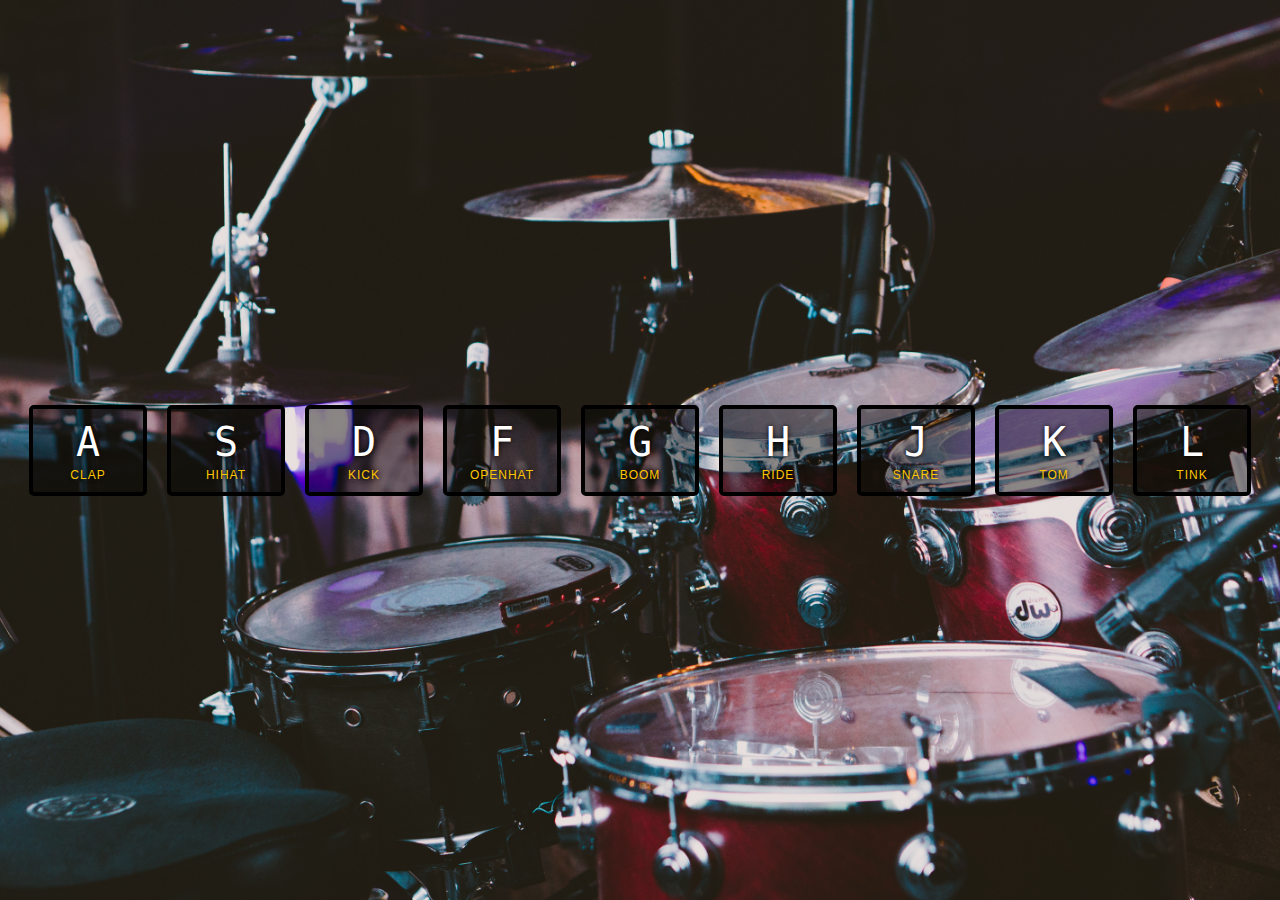
<file: drumKit/index.html>
<!DOCTYPE html>
<html>

<head>
    <meta charset="utf-8" />
    <meta http-equiv="X-UA-Compatible" content="IE=edge">
    <title>Drum Kit</title>
    <meta name="viewport" content="width=device-width, initial-scale=1">
    <link rel="stylesheet" href="styles.css">
</head>

<body>
    <div class="keys">
        <div data-key="65" class="key"><kbd>A</kbd><span class="sound">clap</span></div>
        <div data-key="83" class="key"><kbd>S</kbd><span class="sound">hihat</span></div>
        <div data-key="68" class="key"><kbd>D</kbd><span class="sound">kick</span></div>
        <div data-key="70" class="key"><kbd>F</kbd><span class="sound">openhat</span></div>
        <div data-key="71" class="key"><kbd>G</kbd><span class="sound">boom</span></div>
        <div data-key="72" class="key"><kbd>H</kbd><span class="sound">ride</span></div>
        <div data-key="74" class="key"><kbd>J</kbd><span class="sound">snare</span></div>
        <div data-key="75" class="key"><kbd>K</kbd><span class="sound">tom</span></div>
        <div data-key="76" class="key"><kbd>L</kbd><span class="sound">tink</span></div>
    </div>

    <audio data-key="65" src="sounds/clap.wav"></audio>
    <audio data-key="83" src="sounds/hihat.wav"></audio>
    <audio data-key="68" src="sounds/kick.wav"></audio>
    <audio data-key="70" src="sounds/openhat.wav"></audio>
    <audio data-key="71" src="sounds/boom.wav"></audio>
    <audio data-key="72" src="sounds/ride.wav"></audio>
    <audio data-key="74" src="sounds/snare.wav"></audio>
    <audio data-key="75" src="sounds/tom.wav"></audio>
    <audio data-key="76" src="sounds/tink.wav"></audio>
</body>

<script>
    function removePlaying(e) {
        if(e.propertyName !== 'transform') return;
        this.classList.remove('playing');
    }

    function playSound(e) {
        const audio = document.querySelector(`audio[data-key="${e.keyCode}"]`);
        const key = document.querySelector(`.key[data-key="${e.keyCode}"]`);
        if(!audio) return;
        audio.currentTime = 0;
        audio.play();
        key.classList.add('playing');
    }

    const keys = document.querySelectorAll('.key');
    keys.forEach(key => key.addEventListener('transitionend', removePlaying));
    window.addEventListener('keydown', playSound)

</script>

</html>
</file>
<file: drumKit/styles.css>
html {
    font-size: 10px;
    background: url('./gabriel-barletta-87533-unsplash.jpg') center center;
    background-size: cover;
  }
  body,html {
    margin: 0;
    padding: 0;
    font-family: sans-serif;
  }
  
  .keys {
    display: flex;
    flex: 1;
    min-height: 100vh;
    align-items: center;
    justify-content: center;
  }
  
  .key {
    border: .4rem solid black;
    border-radius: .5rem;
    margin: 1rem;
    font-size: 1.5rem;
    padding: 1rem .5rem;
    transition: all .07s ease;
    width: 10rem;
    text-align: center;
    color: white;
    background: rgba(0,0,0,0.4);
    text-shadow: 0 0 .5rem black;
  }
  
  .playing {
    transform: scale(1.1);
    border-color: #ffc600;
    box-shadow: 0 0 1rem #ffc600;
  }
  
  kbd {
    display: block;
    font-size: 4rem;
  }
  
  .sound {
    font-size: 1.2rem;
    text-transform: uppercase;
    letter-spacing: .1rem;
    color: #ffc600;
  }
</file>
